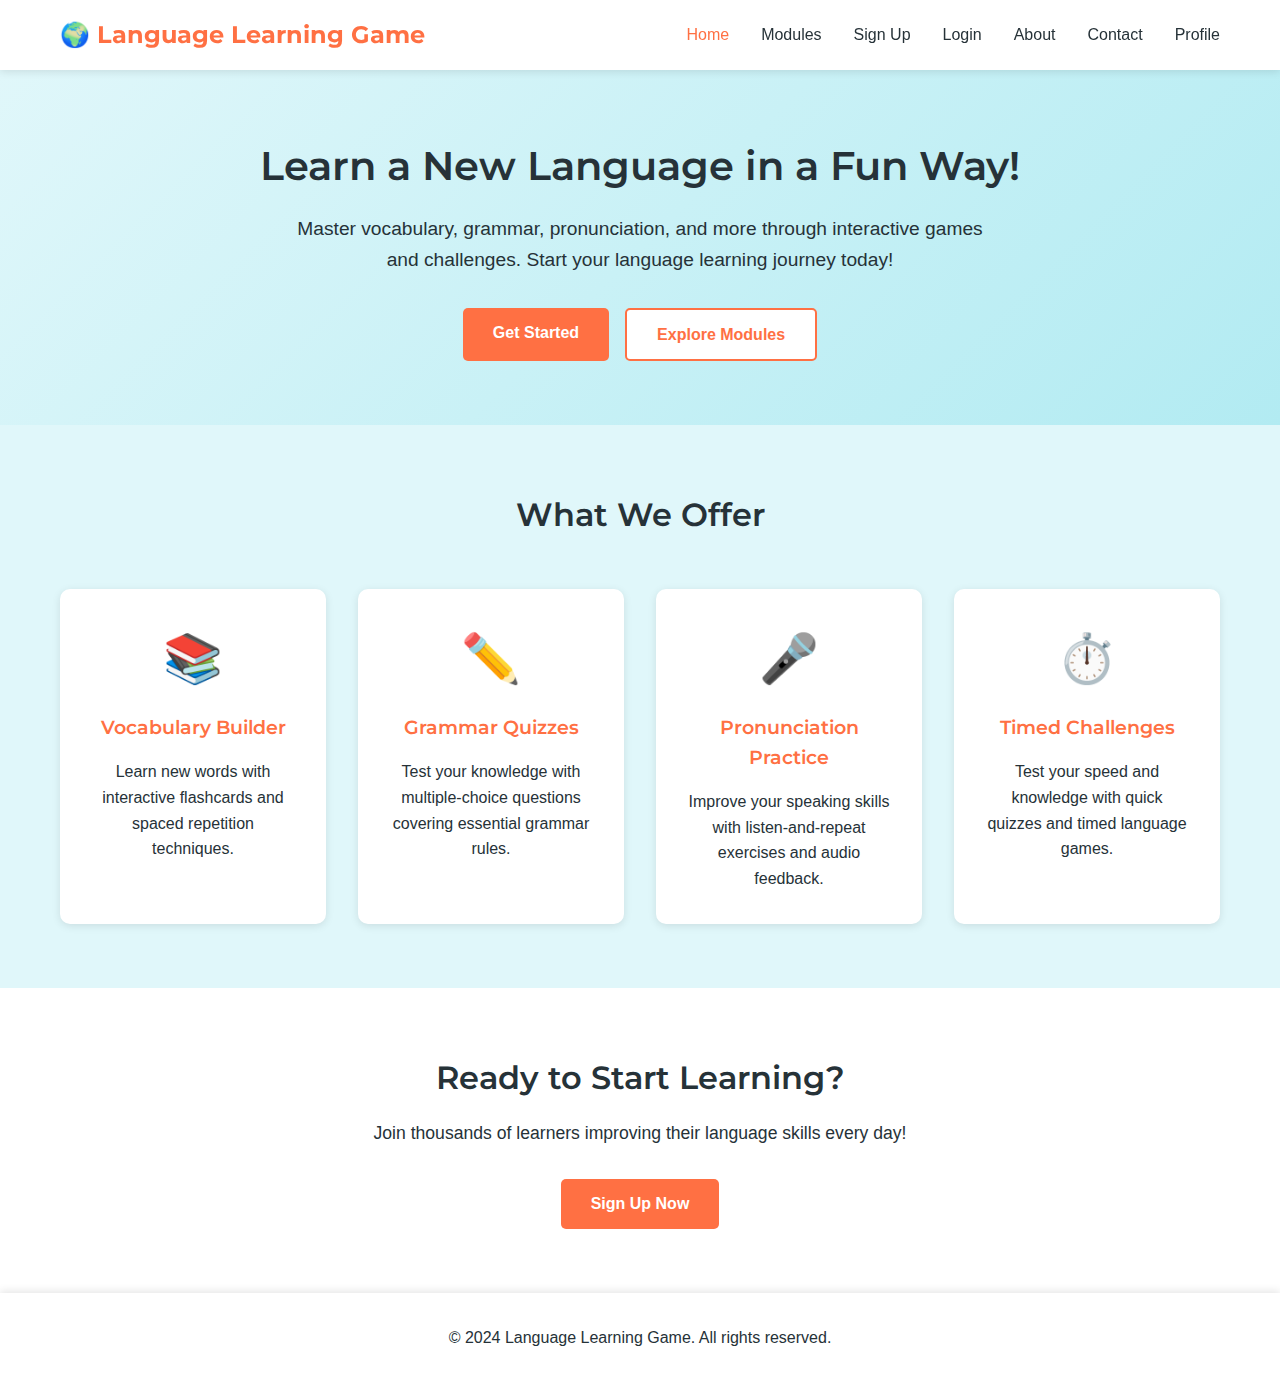
<file: index.html>
<!DOCTYPE html>
<html lang="en">
<head>
    <meta charset="UTF-8">
    <meta name="viewport" content="width=device-width, initial-scale=1.0">
    <title>Language Learning Game - Home</title>
    <link rel="stylesheet" href="style.css">
    <link href="https://fonts.googleapis.com/css2?family=Montserrat:wght@400;600;700&family=Roboto:wght@400;500&display=swap" rel="stylesheet">
</head>
<body>
    <header>
        <div class="container">
            <h1 class="logo">🌍 Language Learning Game</h1>
            <nav>
                <ul class="nav-menu">
                    <li><a href="index.html" class="active">Home</a></li>
                    <li><a href="modules.html">Modules</a></li>
                    <li><a href="signup.html">Sign Up</a></li>
                    <li><a href="login.html">Login</a></li>
                    <li><a href="about.html">About</a></li>
                    <li><a href="contact.html">Contact</a></li>
                    <li><a href="profile.html">Profile</a></li>
                </ul>
                <div class="hamburger">
                    <span></span>
                    <span></span>
                    <span></span>
                </div>
            </nav>
        </div>
    </header>

    <main>
        <section class="hero">
            <div class="container">
                <h2 class="hero-title">Learn a New Language in a Fun Way!</h2>
                <p class="hero-description">
                    Master vocabulary, grammar, pronunciation, and more through interactive games and challenges. 
                    Start your language learning journey today!
                </p>
                <div class="hero-buttons">
                    <a href="signup.html" class="btn btn-primary">Get Started</a>
                    <a href="modules.html" class="btn btn-secondary">Explore Modules</a>
                </div>
            </div>
        </section>

        <section class="features">
            <div class="container">
                <h2 class="section-title">What We Offer</h2>
                <div class="features-grid">
                    <div class="feature-card">
                        <div class="feature-icon">📚</div>
                        <h3>Vocabulary Builder</h3>
                        <p>Learn new words with interactive flashcards and spaced repetition techniques.</p>
                    </div>
                    <div class="feature-card">
                        <div class="feature-icon">✏️</div>
                        <h3>Grammar Quizzes</h3>
                        <p>Test your knowledge with multiple-choice questions covering essential grammar rules.</p>
                    </div>
                    <div class="feature-card">
                        <div class="feature-icon">🎤</div>
                        <h3>Pronunciation Practice</h3>
                        <p>Improve your speaking skills with listen-and-repeat exercises and audio feedback.</p>
                    </div>
                    <div class="feature-card">
                        <div class="feature-icon">⏱️</div>
                        <h3>Timed Challenges</h3>
                        <p>Test your speed and knowledge with quick quizzes and timed language games.</p>
                    </div>
                </div>
            </div>
        </section>

        <section class="cta-section">
            <div class="container">
                <h2>Ready to Start Learning?</h2>
                <p>Join thousands of learners improving their language skills every day!</p>
                <a href="signup.html" class="btn btn-primary">Sign Up Now</a>
            </div>
        </section>
    </main>

    <footer>
        <div class="container">
            <p>&copy; 2024 Language Learning Game. All rights reserved.</p>
        </div>
    </footer>

    <script src="main.js"></script>
</body>
</html>
</file>
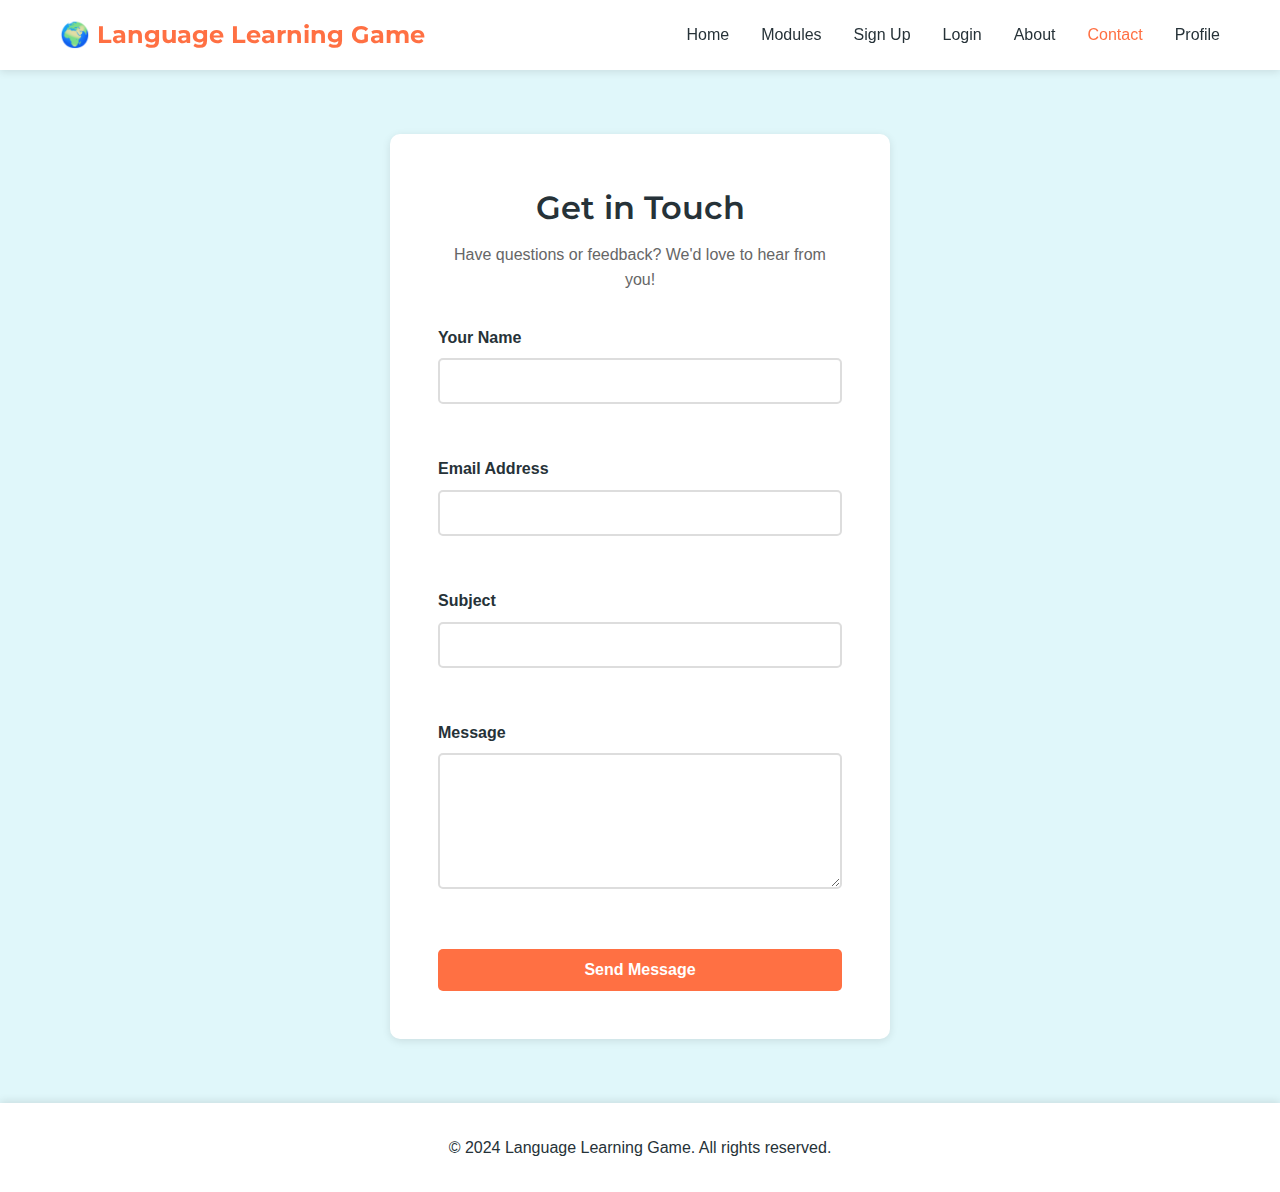
<file: contact.html>
<!DOCTYPE html>
<html lang="en">
<head>
    <meta charset="UTF-8">
    <meta name="viewport" content="width=device-width, initial-scale=1.0">
    <title>Contact Us - Language Learning Game</title>
    <link rel="stylesheet" href="style.css">
    <link href="https://fonts.googleapis.com/css2?family=Montserrat:wght@400;600;700&family=Roboto:wght@400;500&display=swap" rel="stylesheet">
</head>
<body>
    <header>
        <div class="container">
            <h1 class="logo">🌍 Language Learning Game</h1>
            <nav>
                <ul class="nav-menu">
                    <li><a href="index.html">Home</a></li>
                    <li><a href="modules.html">Modules</a></li>
                    <li><a href="signup.html">Sign Up</a></li>
                    <li><a href="login.html">Login</a></li>
                    <li><a href="about.html">About</a></li>
                    <li><a href="contact.html" class="active">Contact</a></li>
                    <li><a href="profile.html">Profile</a></li>
                </ul>
                <div class="hamburger">
                    <span></span>
                    <span></span>
                    <span></span>
                </div>
            </nav>
        </div>
    </header>

    <main>
        <section class="form-section">
            <div class="container">
                <div class="form-container">
                    <h2 class="form-title">Get in Touch</h2>
                    <p class="form-subtitle">Have questions or feedback? We'd love to hear from you!</p>
                    
                    <form id="contact-form" class="contact-form">
                        <div class="form-group">
                            <label for="contact-name">Your Name</label>
                            <input type="text" id="contact-name" name="name" required>
                            <span class="error-message" id="contact-name-error"></span>
                        </div>

                        <div class="form-group">
                            <label for="contact-email">Email Address</label>
                            <input type="email" id="contact-email" name="email" required>
                            <span class="error-message" id="contact-email-error"></span>
                        </div>

                        <div class="form-group">
                            <label for="contact-subject">Subject</label>
                            <input type="text" id="contact-subject" name="subject" required>
                            <span class="error-message" id="contact-subject-error"></span>
                        </div>

                        <div class="form-group">
                            <label for="contact-message">Message</label>
                            <textarea id="contact-message" name="message" rows="6" required></textarea>
                            <span class="error-message" id="contact-message-error"></span>
                        </div>

                        <button type="submit" class="btn btn-primary btn-block">Send Message</button>
                    </form>

                    <div id="contact-success-message" class="success-message hidden">
                        <h3>✅ Message Sent Successfully!</h3>
                        <p>Thank you for contacting us. We'll get back to you soon!</p>
                        <button id="send-another" class="btn btn-secondary">Send Another Message</button>
                    </div>
                </div>
            </div>
        </section>
    </main>

    <footer>
        <div class="container">
            <p>&copy; 2024 Language Learning Game. All rights reserved.</p>
        </div>
    </footer>

    <script src="validation.js"></script>
    <script src="main.js"></script>
</body>
</html>
</file>
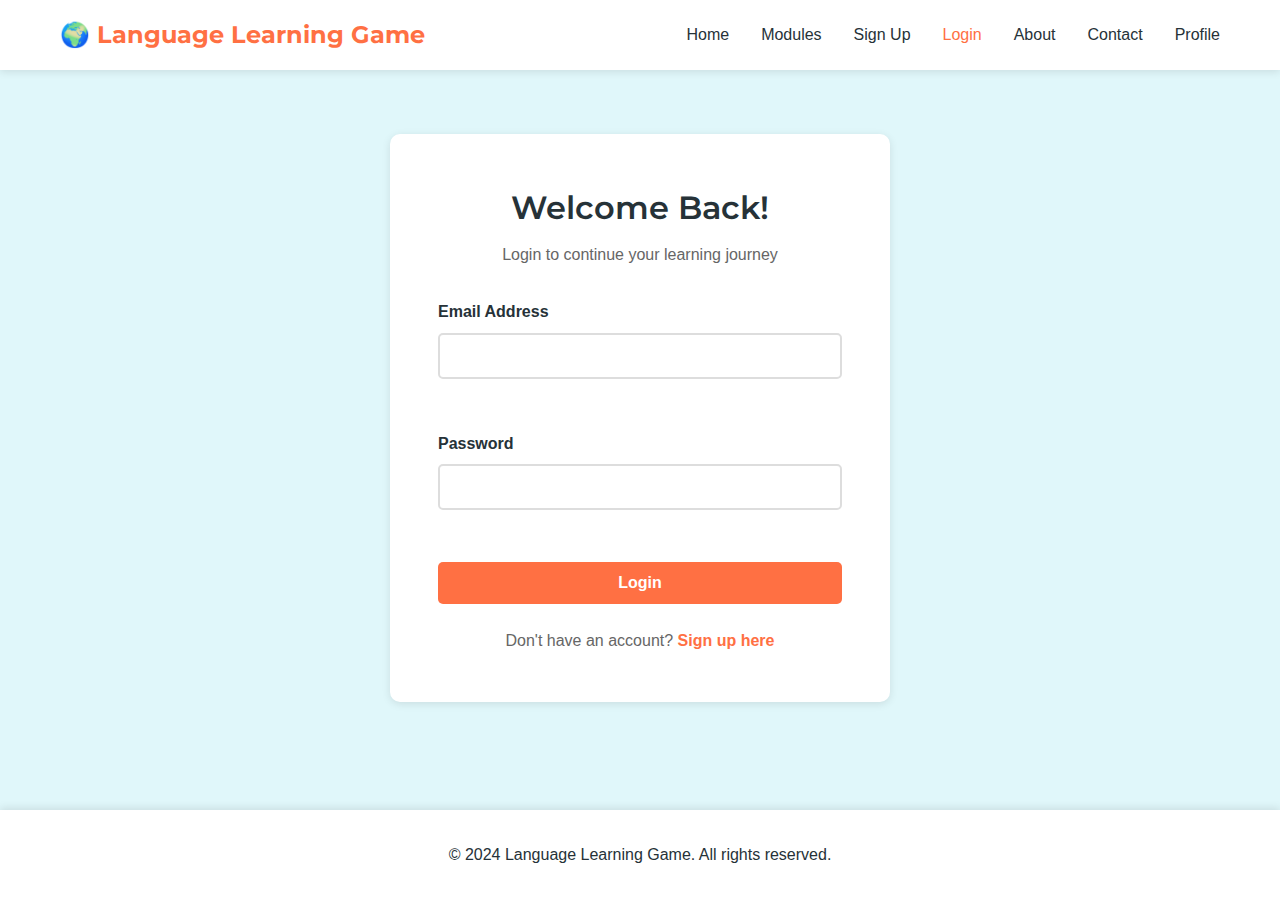
<file: login.html>
<!DOCTYPE html>
<html lang="en">
<head>
    <meta charset="UTF-8">
    <meta name="viewport" content="width=device-width, initial-scale=1.0">
    <title>Login - Language Learning Game</title>
    <link rel="stylesheet" href="style.css">
    <link href="https://fonts.googleapis.com/css2?family=Montserrat:wght@400;600;700&family=Roboto:wght@400;500&display=swap" rel="stylesheet">
</head>
<body>
    <header>
        <div class="container">
            <h1 class="logo">🌍 Language Learning Game</h1>
            <nav>
                <ul class="nav-menu">
                    <li><a href="index.html">Home</a></li>
                    <li><a href="modules.html">Modules</a></li>
                    <li><a href="signup.html">Sign Up</a></li>
                    <li><a href="login.html" class="active">Login</a></li>
                    <li><a href="about.html">About</a></li>
                    <li><a href="contact.html">Contact</a></li>
                    <li><a href="profile.html">Profile</a></li>
                </ul>
                <div class="hamburger">
                    <span></span>
                    <span></span>
                    <span></span>
                </div>
            </nav>
        </div>
    </header>

    <main>
        <section class="form-section">
            <div class="container">
                <div class="form-container">
                    <h2 class="form-title">Welcome Back!</h2>
                    <p class="form-subtitle">Login to continue your learning journey</p>
                    
                    <form id="login-form" class="auth-form">
                        <div class="form-group">
                            <label for="login-email">Email Address</label>
                            <input type="email" id="login-email" name="email" required>
                            <span class="error-message" id="login-email-error"></span>
                        </div>

                        <div class="form-group">
                            <label for="login-password">Password</label>
                            <input type="password" id="login-password" name="password" required>
                            <span class="error-message" id="login-password-error"></span>
                        </div>

                        <button type="submit" class="btn btn-primary btn-block">Login</button>
                        
                        <p class="form-footer">
                            Don't have an account? <a href="signup.html">Sign up here</a>
                        </p>
                    </form>

                    <div id="login-success-message" class="success-message hidden">
                        <h3>✅ Login Successful!</h3>
                        <p>Redirecting to your dashboard...</p>
                    </div>
                </div>
            </div>
        </section>
    </main>

    <footer>
        <div class="container">
            <p>&copy; 2024 Language Learning Game. All rights reserved.</p>
        </div>
    </footer>

    <script src="validation.js"></script>
    <script src="main.js"></script>
</body>
</html>
</file>
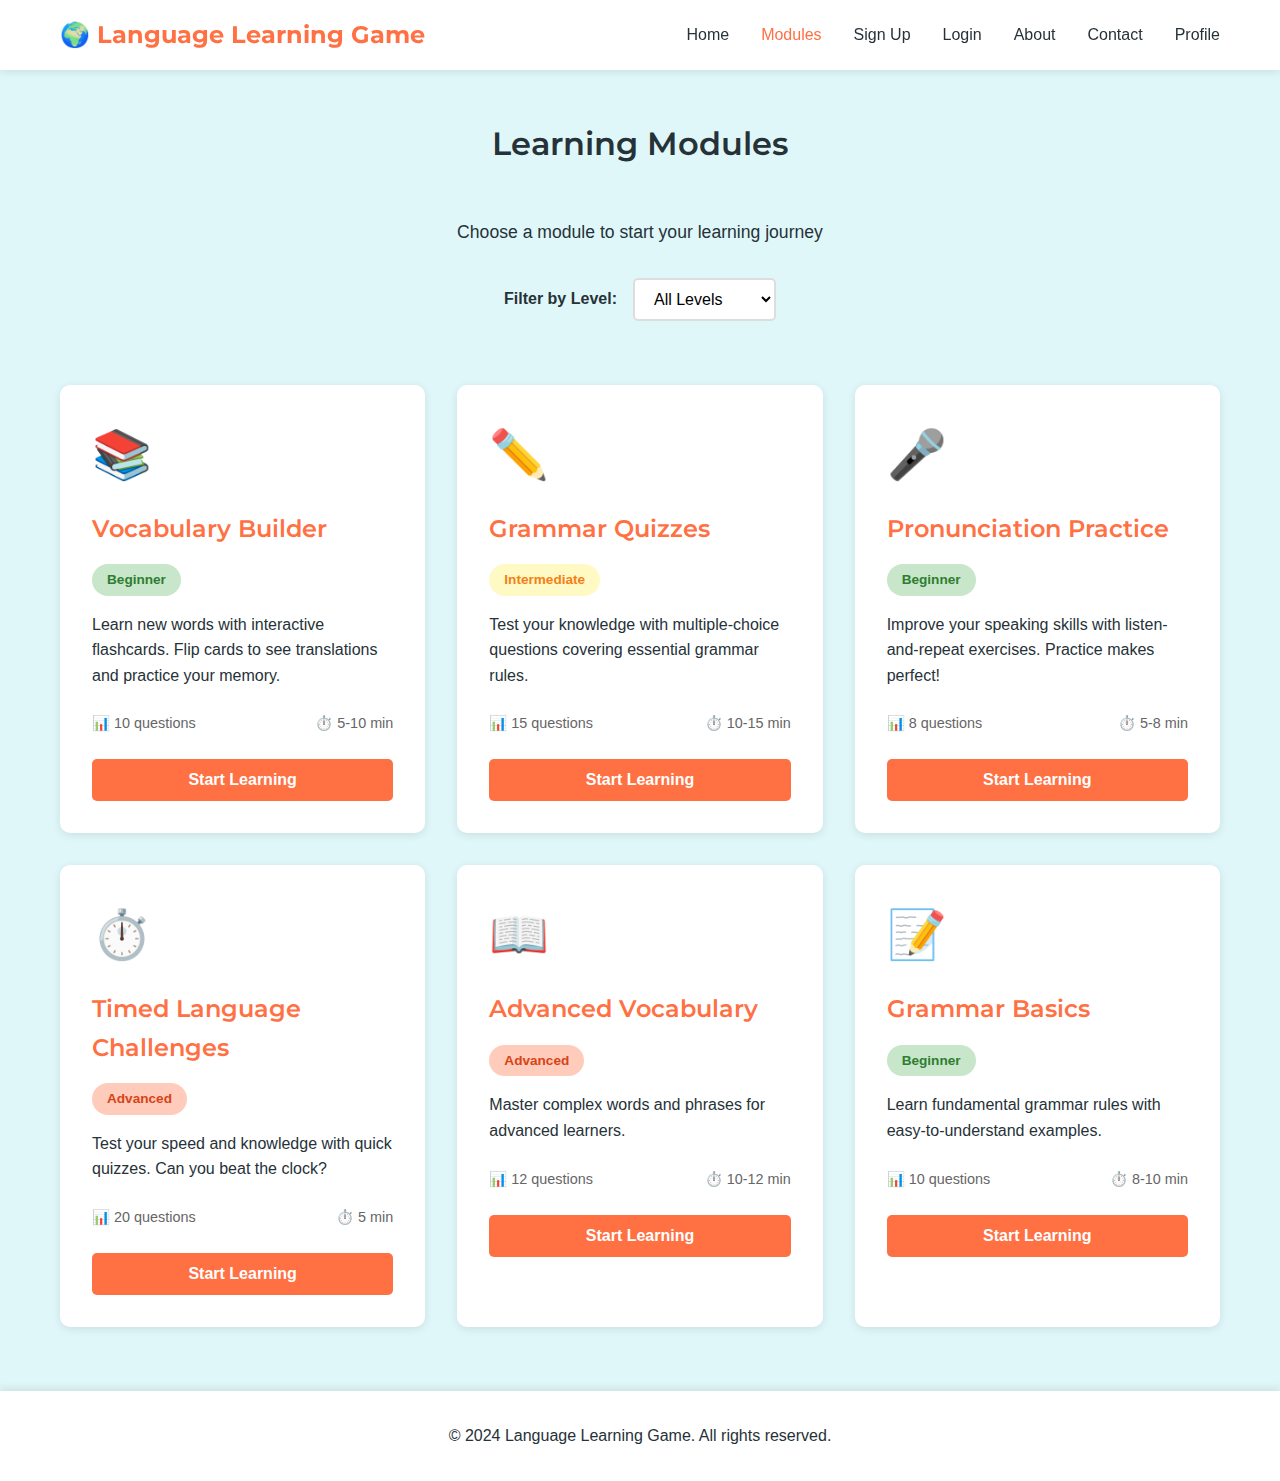
<file: modules.html>
<!DOCTYPE html>
<html lang="en">
<head>
    <meta charset="UTF-8">
    <meta name="viewport" content="width=device-width, initial-scale=1.0">
    <title>Learning Modules - Language Learning Game</title>
    <link rel="stylesheet" href="style.css">
    <link href="https://fonts.googleapis.com/css2?family=Montserrat:wght@400;600;700&family=Roboto:wght@400;500&display=swap" rel="stylesheet">
</head>
<body>
    <header>
        <div class="container">
            <h1 class="logo">🌍 Language Learning Game</h1>
            <nav>
                <ul class="nav-menu">
                    <li><a href="index.html">Home</a></li>
                    <li><a href="modules.html" class="active">Modules</a></li>
                    <li><a href="signup.html">Sign Up</a></li>
                    <li><a href="login.html">Login</a></li>
                    <li><a href="about.html">About</a></li>
                    <li><a href="contact.html">Contact</a></li>
                    <li><a href="profile.html">Profile</a></li>
                </ul>
                <div class="hamburger">
                    <span></span>
                    <span></span>
                    <span></span>
                </div>
            </nav>
        </div>
    </header>

    <main>
        <section class="modules-header">
            <div class="container">
                <h2 class="section-title">Learning Modules</h2>
                <p class="section-description">Choose a module to start your learning journey</p>
                
                <div class="filter-container">
                    <label for="level-filter">Filter by Level:</label>
                    <select id="level-filter" class="filter-select">
                        <option value="all">All Levels</option>
                        <option value="beginner">Beginner</option>
                        <option value="intermediate">Intermediate</option>
                        <option value="advanced">Advanced</option>
                    </select>
                </div>
            </div>
        </section>

        <section class="modules-grid-section">
            <div class="container">
                <div id="modules-container" class="modules-grid">
                    <!-- Modules will be dynamically loaded here -->
                </div>
            </div>
        </section>

        <!-- Module Activity Container (hidden by default) -->
        <section id="module-activity" class="module-activity hidden">
            <div class="container">
                <button id="back-to-modules" class="btn btn-secondary">← Back to Modules</button>
                <div id="activity-content">
                    <!-- Dynamic activity content will be loaded here -->
                </div>
            </div>
        </section>
    </main>

    <footer>
        <div class="container">
            <p>&copy; 2024 Language Learning Game. All rights reserved.</p>
        </div>
    </footer>

    <script src="modules.js"></script>
    <script src="main.js"></script>
</body>
</html>
</file>
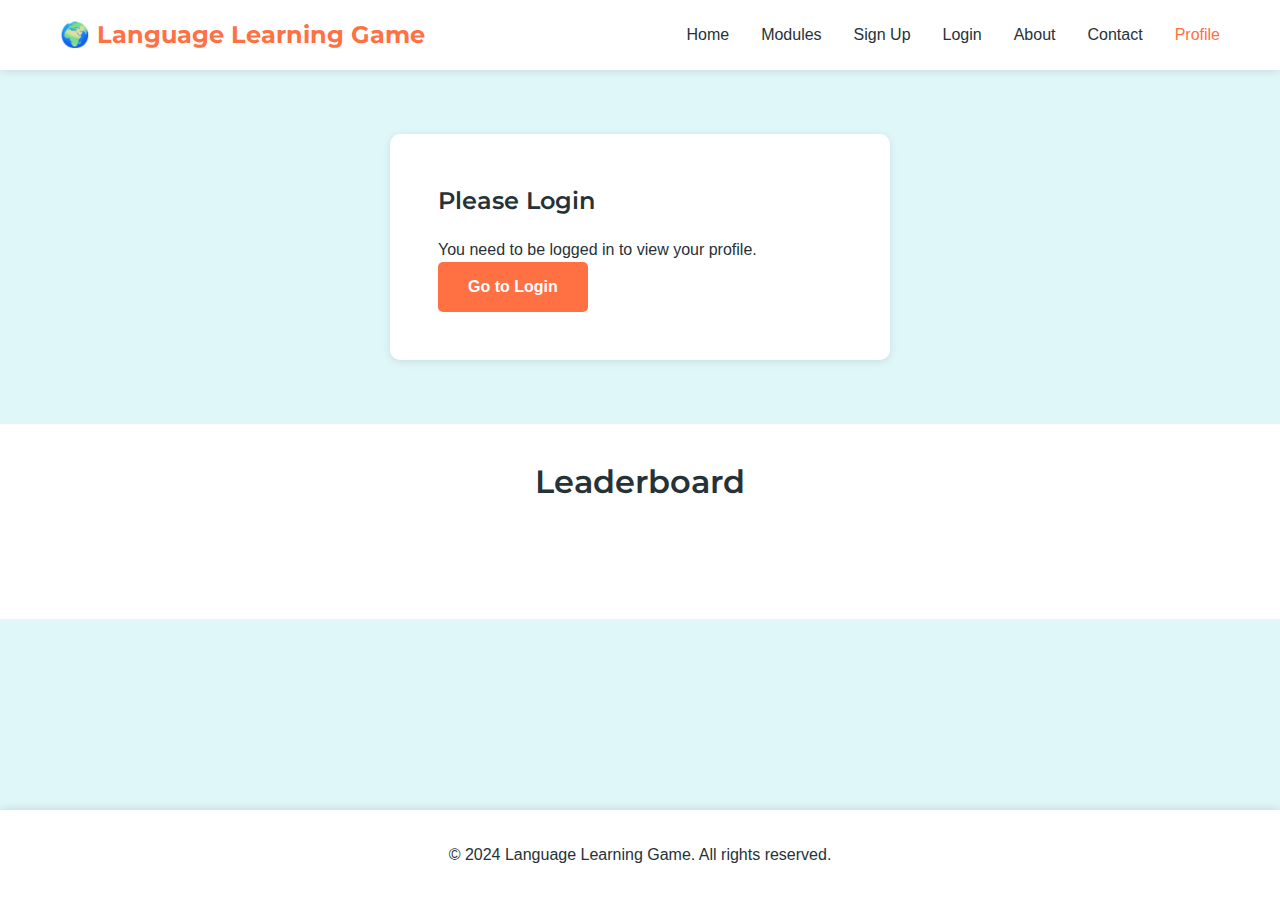
<file: profile.html>
<!DOCTYPE html>
<html lang="en">
<head>
    <meta charset="UTF-8">
    <meta name="viewport" content="width=device-width, initial-scale=1.0">
    <title>My Profile - Language Learning Game</title>
    <link rel="stylesheet" href="style.css">
    <link href="https://fonts.googleapis.com/css2?family=Montserrat:wght@400;600;700&family=Roboto:wght@400;500&display=swap" rel="stylesheet">
</head>
<body>
    <header>
        <div class="container">
            <h1 class="logo">🌍 Language Learning Game</h1>
            <nav>
                <ul class="nav-menu">
                    <li><a href="index.html">Home</a></li>
                    <li><a href="modules.html">Modules</a></li>
                    <li><a href="signup.html">Sign Up</a></li>
                    <li><a href="login.html">Login</a></li>
                    <li><a href="about.html">About</a></li>
                    <li><a href="contact.html">Contact</a></li>
                    <li><a href="profile.html" class="active">Profile</a></li>
                </ul>
                <div class="hamburger">
                    <span></span>
                    <span></span>
                    <span></span>
                </div>
            </nav>
        </div>
    </header>

    <main>
        <section class="profile-section">
            <div class="container">
                <div id="profile-content">
                    <!-- Profile content will be loaded dynamically -->
                </div>
            </div>
        </section>

        <section class="leaderboard-section">
            <div class="container">
                <h2 class="section-title">Leaderboard</h2>
                <div id="leaderboard-content">
                    <!-- Leaderboard will be loaded dynamically -->
                </div>
            </div>
        </section>
    </main>

    <footer>
        <div class="container">
            <p>&copy; 2024 Language Learning Game. All rights reserved.</p>
        </div>
    </footer>

    <script src="profile.js"></script>
    <script src="main.js"></script>
</body>
</html>
</file>
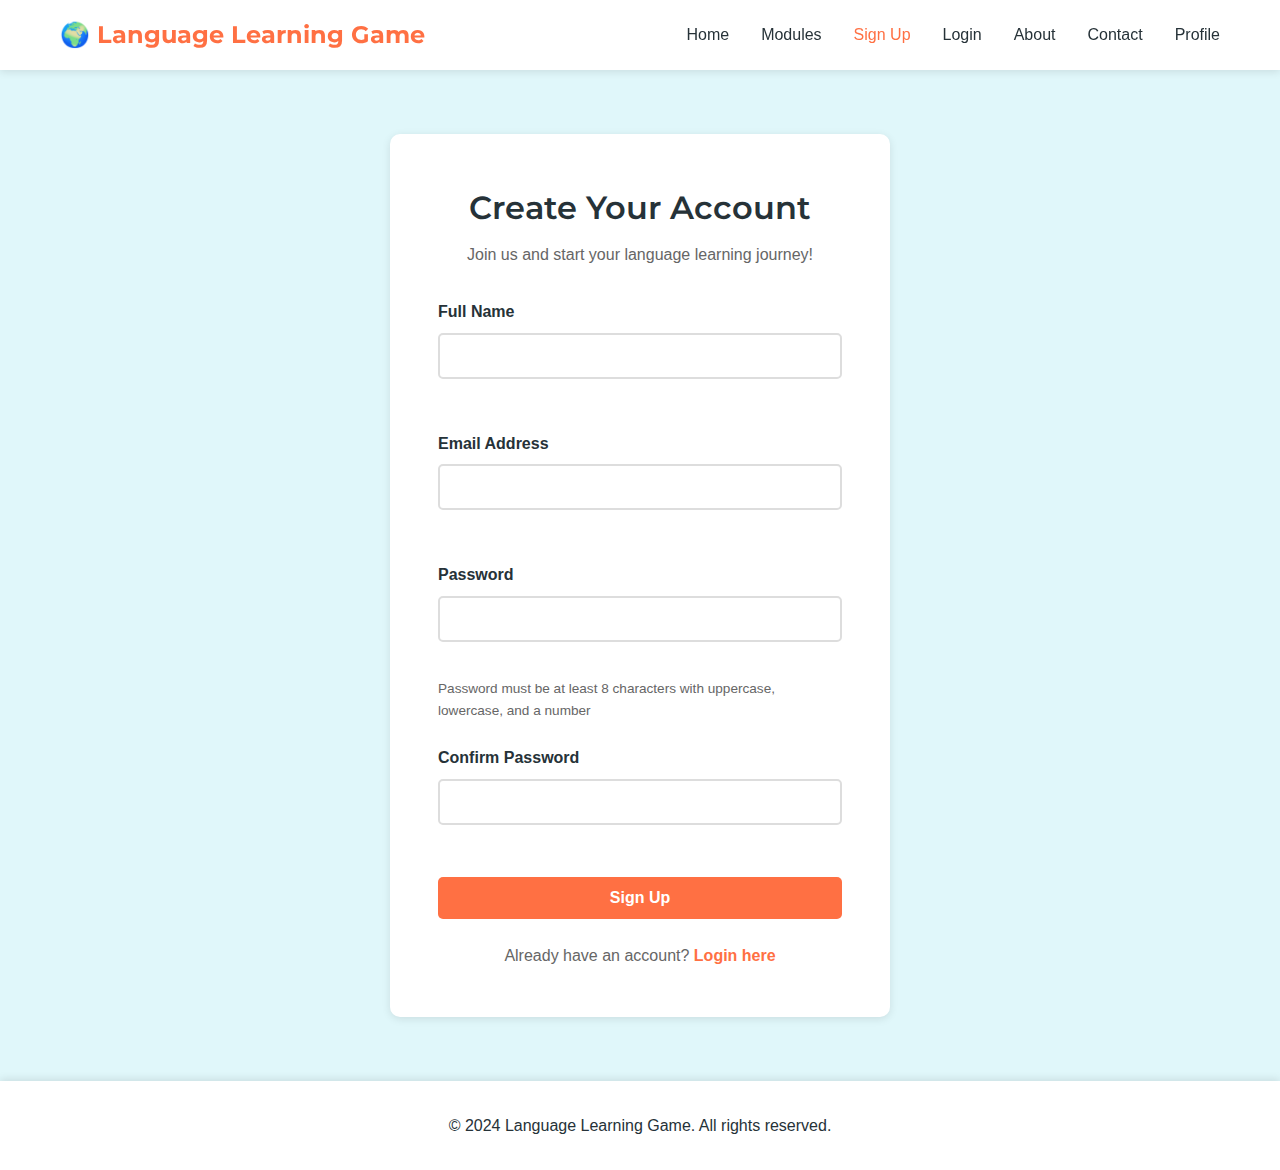
<file: signup.html>
<!DOCTYPE html>
<html lang="en">
<head>
    <meta charset="UTF-8">
    <meta name="viewport" content="width=device-width, initial-scale=1.0">
    <title>Sign Up - Language Learning Game</title>
    <link rel="stylesheet" href="style.css">
    <link href="https://fonts.googleapis.com/css2?family=Montserrat:wght@400;600;700&family=Roboto:wght@400;500&display=swap" rel="stylesheet">
</head>
<body>
    <header>
        <div class="container">
            <h1 class="logo">🌍 Language Learning Game</h1>
            <nav>
                <ul class="nav-menu">
                    <li><a href="index.html">Home</a></li>
                    <li><a href="modules.html">Modules</a></li>
                    <li><a href="signup.html" class="active">Sign Up</a></li>
                    <li><a href="login.html">Login</a></li>
                    <li><a href="about.html">About</a></li>
                    <li><a href="contact.html">Contact</a></li>
                    <li><a href="profile.html">Profile</a></li>
                </ul>
                <div class="hamburger">
                    <span></span>
                    <span></span>
                    <span></span>
                </div>
            </nav>
        </div>
    </header>

    <main>
        <section class="form-section">
            <div class="container">
                <div class="form-container">
                    <h2 class="form-title">Create Your Account</h2>
                    <p class="form-subtitle">Join us and start your language learning journey!</p>
                    
                    <form id="signup-form" class="auth-form">
                        <div class="form-group">
                            <label for="name">Full Name</label>
                            <input type="text" id="name" name="name" required>
                            <span class="error-message" id="name-error"></span>
                        </div>

                        <div class="form-group">
                            <label for="email">Email Address</label>
                            <input type="email" id="email" name="email" required>
                            <span class="error-message" id="email-error"></span>
                        </div>

                        <div class="form-group">
                            <label for="password">Password</label>
                            <input type="password" id="password" name="password" required>
                            <span class="error-message" id="password-error"></span>
                            <small class="form-hint">Password must be at least 8 characters with uppercase, lowercase, and a number</small>
                        </div>

                        <div class="form-group">
                            <label for="confirm-password">Confirm Password</label>
                            <input type="password" id="confirm-password" name="confirm-password" required>
                            <span class="error-message" id="confirm-password-error"></span>
                        </div>

                        <button type="submit" class="btn btn-primary btn-block">Sign Up</button>
                        
                        <p class="form-footer">
                            Already have an account? <a href="login.html">Login here</a>
                        </p>
                    </form>

                    <div id="success-message" class="success-message hidden">
                        <h3>🎉 Account Created Successfully!</h3>
                        <p>You can now log in and start learning!</p>
                        <a href="login.html" class="btn btn-primary">Go to Login</a>
                    </div>
                </div>
            </div>
        </section>
    </main>

    <footer>
        <div class="container">
            <p>&copy; 2024 Language Learning Game. All rights reserved.</p>
        </div>
    </footer>

    <script src="validation.js"></script>
    <script src="main.js"></script>
</body>
</html>
</file>
<file: style.css>
/* ============================================
   CSS Variables & Base Styles
   ============================================ */

:root {
    --primary-bg: #e0f7fa;
    --button-color: #ff7043;
    --text-color: #263238;
    --highlight-color: #fbc02d;
    --error-color: #f44336;
    --success-color: #4caf50;
    --white: #ffffff;
    --light-gray: #f5f5f5;
    --border-color: #ddd;
    --shadow: 0 2px 8px rgba(0, 0, 0, 0.1);
    --shadow-hover: 0 4px 16px rgba(0, 0, 0, 0.15);
}

* {
    margin: 0;
    padding: 0;
    box-sizing: border-box;
}

body {
    font-family: 'Arial', 'Helvetica', sans-serif;
    background-color: var(--primary-bg);
    color: var(--text-color);
    line-height: 1.6;
    min-height: 100vh;
    display: flex;
    flex-direction: column;
}

h1, h2, h3, h4, h5, h6 {
    font-family: 'Montserrat', 'Roboto', sans-serif;
    font-weight: 600;
    margin-bottom: 1rem;
}

.container {
    max-width: 1200px;
    margin: 0 auto;
    padding: 0 20px;
    width: 100%;
}

/* ============================================
   Header & Navigation
   ============================================ */

header {
    background-color: var(--white);
    box-shadow: var(--shadow);
    position: sticky;
    top: 0;
    z-index: 1000;
}

header .container {
    display: flex;
    justify-content: space-between;
    align-items: center;
    padding: 1rem 20px;
}

.logo {
    font-size: 1.5rem;
    font-weight: 700;
    color: var(--button-color);
    margin: 0;
}

nav {
    position: relative;
}

.nav-menu {
    display: flex;
    list-style: none;
    gap: 2rem;
    align-items: center;
}

.nav-menu a {
    text-decoration: none;
    color: var(--text-color);
    font-weight: 500;
    transition: color 0.3s;
    padding: 0.5rem 0;
}

.nav-menu a:hover,
.nav-menu a.active {
    color: var(--button-color);
}

.hamburger {
    display: none;
    flex-direction: column;
    cursor: pointer;
    gap: 4px;
}

.hamburger span {
    width: 25px;
    height: 3px;
    background-color: var(--text-color);
    transition: all 0.3s;
}

/* ============================================
   Buttons
   ============================================ */

.btn {
    display: inline-block;
    padding: 12px 30px;
    border: none;
    border-radius: 5px;
    font-size: 1rem;
    font-weight: 600;
    text-decoration: none;
    cursor: pointer;
    transition: all 0.3s;
    text-align: center;
}

.btn-primary {
    background-color: var(--button-color);
    color: var(--white);
}

.btn-primary:hover {
    background-color: #e64a19;
    transform: translateY(-2px);
    box-shadow: var(--shadow-hover);
}

.btn-secondary {
    background-color: var(--white);
    color: var(--button-color);
    border: 2px solid var(--button-color);
}

.btn-secondary:hover {
    background-color: var(--button-color);
    color: var(--white);
}

.btn-block {
    width: 100%;
    display: block;
}

/* ============================================
   Hero Section
   ============================================ */

.hero {
    padding: 4rem 0;
    text-align: center;
    background: linear-gradient(135deg, var(--primary-bg) 0%, #b2ebf2 100%);
}

.hero-title {
    font-size: 2.5rem;
    margin-bottom: 1rem;
    color: var(--text-color);
}

.hero-description {
    font-size: 1.2rem;
    margin-bottom: 2rem;
    max-width: 700px;
    margin-left: auto;
    margin-right: auto;
}

.hero-buttons {
    display: flex;
    gap: 1rem;
    justify-content: center;
    flex-wrap: wrap;
}

/* ============================================
   Features Section
   ============================================ */

.features {
    padding: 4rem 0;
}

.section-title {
    text-align: center;
    font-size: 2rem;
    margin-bottom: 3rem;
    color: var(--text-color);
}

.section-description {
    text-align: center;
    font-size: 1.1rem;
    margin-bottom: 2rem;
    color: var(--text-color);
}

.features-grid {
    display: grid;
    grid-template-columns: repeat(auto-fit, minmax(250px, 1fr));
    gap: 2rem;
    margin-top: 2rem;
}

.feature-card {
    background-color: var(--white);
    padding: 2rem;
    border-radius: 10px;
    box-shadow: var(--shadow);
    text-align: center;
    transition: transform 0.3s, box-shadow 0.3s;
}

.feature-card:hover {
    transform: translateY(-5px);
    box-shadow: var(--shadow-hover);
}

.feature-icon {
    font-size: 3rem;
    margin-bottom: 1rem;
}

.feature-card h3 {
    color: var(--button-color);
    margin-bottom: 1rem;
}

/* ============================================
   CTA Section
   ============================================ */

.cta-section {
    padding: 4rem 0;
    text-align: center;
    background-color: var(--white);
}

.cta-section h2 {
    font-size: 2rem;
    margin-bottom: 1rem;
}

.cta-section p {
    font-size: 1.1rem;
    margin-bottom: 2rem;
}

/* ============================================
   Modules Page
   ============================================ */

.modules-header {
    padding: 3rem 0 2rem;
    text-align: center;
}

.filter-container {
    margin-top: 2rem;
    display: flex;
    justify-content: center;
    align-items: center;
    gap: 1rem;
}

.filter-container label {
    font-weight: 600;
}

.filter-select {
    padding: 10px 15px;
    border: 2px solid var(--border-color);
    border-radius: 5px;
    font-size: 1rem;
    background-color: var(--white);
    cursor: pointer;
}

.modules-grid-section {
    padding: 2rem 0 4rem;
}

.modules-grid {
    display: grid;
    grid-template-columns: repeat(auto-fill, minmax(300px, 1fr));
    gap: 2rem;
}

.module-card {
    background-color: var(--white);
    border-radius: 10px;
    padding: 2rem;
    box-shadow: var(--shadow);
    transition: transform 0.3s, box-shadow 0.3s;
    cursor: pointer;
}

.module-card:hover {
    transform: translateY(-5px);
    box-shadow: var(--shadow-hover);
}

.module-card h3 {
    color: var(--button-color);
    margin-bottom: 1rem;
    font-size: 1.5rem;
}

.module-level {
    display: inline-block;
    padding: 5px 15px;
    border-radius: 20px;
    font-size: 0.85rem;
    font-weight: 600;
    margin-bottom: 1rem;
}

.module-level.beginner {
    background-color: #c8e6c9;
    color: #2e7d32;
}

.module-level.intermediate {
    background-color: #fff9c4;
    color: #f57f17;
}

.module-level.advanced {
    background-color: #ffccbc;
    color: #d84315;
}

.module-description {
    margin-bottom: 1.5rem;
    color: var(--text-color);
}

.module-stats {
    display: flex;
    justify-content: space-between;
    margin-bottom: 1.5rem;
    font-size: 0.9rem;
    color: #666;
}

.module-activity {
    padding: 2rem 0 4rem;
}

.module-activity.hidden {
    display: none;
}

.activity-container {
    background-color: var(--white);
    border-radius: 10px;
    padding: 2rem;
    box-shadow: var(--shadow);
    margin-top: 2rem;
}

/* ============================================
   Forms
   ============================================ */

.form-section {
    padding: 4rem 0;
    min-height: 70vh;
}

.form-container {
    max-width: 500px;
    margin: 0 auto;
    background-color: var(--white);
    padding: 3rem;
    border-radius: 10px;
    box-shadow: var(--shadow);
}

.form-title {
    text-align: center;
    font-size: 2rem;
    margin-bottom: 0.5rem;
    color: var(--text-color);
}

.form-subtitle {
    text-align: center;
    color: #666;
    margin-bottom: 2rem;
}

.auth-form,
.contact-form {
    width: 100%;
}

.form-group {
    margin-bottom: 1.5rem;
}

.form-group label {
    display: block;
    margin-bottom: 0.5rem;
    font-weight: 600;
    color: var(--text-color);
}

.form-group input,
.form-group textarea,
.form-group select {
    width: 100%;
    padding: 12px;
    border: 2px solid var(--border-color);
    border-radius: 5px;
    font-size: 1rem;
    font-family: inherit;
    transition: border-color 0.3s;
}

.form-group input:focus,
.form-group textarea:focus,
.form-group select:focus {
    outline: none;
    border-color: var(--button-color);
}

.form-group textarea {
    resize: vertical;
}

.form-hint {
    display: block;
    margin-top: 0.5rem;
    font-size: 0.85rem;
    color: #666;
}

.error-message {
    display: block;
    color: var(--error-color);
    font-size: 0.85rem;
    margin-top: 0.5rem;
    min-height: 20px;
}

.form-footer {
    text-align: center;
    margin-top: 1.5rem;
    color: #666;
}

.form-footer a {
    color: var(--button-color);
    text-decoration: none;
    font-weight: 600;
}

.form-footer a:hover {
    text-decoration: underline;
}

.success-message {
    text-align: center;
    padding: 2rem;
    background-color: #e8f5e9;
    border-radius: 10px;
    border: 2px solid var(--success-color);
}

.success-message.hidden {
    display: none;
}

.success-message h3 {
    color: var(--success-color);
    margin-bottom: 1rem;
}

/* ============================================
   About Page
   ============================================ */

.about-hero {
    padding: 3rem 0;
    text-align: center;
    background: linear-gradient(135deg, var(--primary-bg) 0%, #b2ebf2 100%);
}

.about-content {
    padding: 4rem 0;
}

.about-section {
    margin-bottom: 3rem;
    background-color: var(--white);
    padding: 2rem;
    border-radius: 10px;
    box-shadow: var(--shadow);
}

.about-section h3 {
    color: var(--button-color);
    margin-bottom: 1rem;
    font-size: 1.5rem;
}

.about-section p {
    margin-bottom: 1rem;
    line-height: 1.8;
}

.features-list {
    display: grid;
    gap: 1rem;
}

.feature-item {
    padding: 1rem;
    background-color: var(--light-gray);
    border-radius: 5px;
    border-left: 4px solid var(--button-color);
}

.benefits-list {
    list-style: none;
    padding-left: 0;
}

.benefits-list li {
    padding: 0.75rem 0;
    padding-left: 2rem;
    position: relative;
}

.benefits-list li:before {
    content: "✓";
    position: absolute;
    left: 0;
    color: var(--success-color);
    font-weight: bold;
    font-size: 1.2rem;
}

.team-grid {
    display: grid;
    grid-template-columns: repeat(auto-fit, minmax(200px, 1fr));
    gap: 2rem;
    margin-top: 2rem;
}

.team-member {
    text-align: center;
    padding: 1.5rem;
    background-color: var(--light-gray);
    border-radius: 10px;
}

.team-avatar {
    font-size: 3rem;
    margin-bottom: 1rem;
}

.team-member h4 {
    color: var(--button-color);
    margin-bottom: 0.5rem;
}

/* ============================================
   Learning Activities
   ============================================ */

.flashcard-container {
    perspective: 1000px;
    margin: 2rem 0;
}

.flashcard {
    width: 100%;
    max-width: 500px;
    height: 300px;
    margin: 0 auto;
    position: relative;
    transform-style: preserve-3d;
    transition: transform 0.6s;
    cursor: pointer;
}

.flashcard.flipped {
    transform: rotateY(180deg);
}

.flashcard-front,
.flashcard-back {
    position: absolute;
    width: 100%;
    height: 100%;
    backface-visibility: hidden;
    border-radius: 10px;
    display: flex;
    align-items: center;
    justify-content: center;
    box-shadow: var(--shadow);
    padding: 2rem;
    text-align: center;
}

.flashcard-front {
    background-color: var(--button-color);
    color: var(--white);
}

.flashcard-back {
    background-color: var(--highlight-color);
    color: var(--text-color);
    transform: rotateY(180deg);
}

.flashcard-word {
    font-size: 2rem;
    font-weight: 700;
}

.flashcard-translation {
    font-size: 1.5rem;
}

.quiz-container {
    margin: 2rem 0;
}

.quiz-question {
    font-size: 1.3rem;
    margin-bottom: 2rem;
    font-weight: 600;
}

.quiz-options {
    display: grid;
    gap: 1rem;
    margin-bottom: 2rem;
}

.quiz-option {
    padding: 1rem;
    background-color: var(--light-gray);
    border: 2px solid var(--border-color);
    border-radius: 5px;
    cursor: pointer;
    transition: all 0.3s;
    text-align: left;
}

.quiz-option:hover {
    background-color: #e0e0e0;
    border-color: var(--button-color);
}

.quiz-option.selected {
    background-color: var(--button-color);
    color: var(--white);
    border-color: var(--button-color);
}

.quiz-option.correct {
    background-color: var(--success-color);
    color: var(--white);
    border-color: var(--success-color);
}

.quiz-option.incorrect {
    background-color: var(--error-color);
    color: var(--white);
    border-color: var(--error-color);
}

.quiz-result {
    text-align: center;
    padding: 2rem;
    background-color: var(--light-gray);
    border-radius: 10px;
    margin-top: 2rem;
}

.quiz-score {
    font-size: 2rem;
    font-weight: 700;
    color: var(--button-color);
    margin-bottom: 1rem;
}

.timer-display {
    font-size: 2rem;
    font-weight: 700;
    color: var(--button-color);
    text-align: center;
    margin: 2rem 0;
}

.progress-bar {
    width: 100%;
    height: 30px;
    background-color: var(--light-gray);
    border-radius: 15px;
    overflow: hidden;
    margin: 1rem 0;
}

.progress-fill {
    height: 100%;
    background-color: var(--button-color);
    transition: width 0.3s;
    display: flex;
    align-items: center;
    justify-content: center;
    color: var(--white);
    font-weight: 600;
}

/* ============================================
   Profile Page
   ============================================ */

.profile-section {
    padding: 4rem 0;
}

.profile-stats {
    display: grid;
    grid-template-columns: repeat(auto-fit, minmax(200px, 1fr));
    gap: 1.5rem;
    margin: 2rem 0;
}

.stat-card {
    background-color: var(--light-gray);
    padding: 2rem;
    border-radius: 10px;
    text-align: center;
    box-shadow: var(--shadow);
}

.stat-value {
    font-size: 2.5rem;
    font-weight: 700;
    color: var(--button-color);
    margin-bottom: 0.5rem;
}

.stat-label {
    color: #666;
    font-size: 0.9rem;
}

.progress-list {
    display: grid;
    gap: 1rem;
    margin-top: 1rem;
}

.progress-item {
    background-color: var(--light-gray);
    padding: 1.5rem;
    border-radius: 10px;
    border-left: 4px solid var(--button-color);
}

.progress-item-header {
    display: flex;
    justify-content: space-between;
    align-items: center;
    margin-bottom: 0.5rem;
}

.progress-item-header h4 {
    margin: 0;
    color: var(--text-color);
}

.progress-score {
    font-weight: 700;
    color: var(--button-color);
    font-size: 1.2rem;
}

.progress-date {
    font-size: 0.85rem;
    color: #666;
    margin-top: 0.5rem;
}

/* ============================================
   Leaderboard
   ============================================ */

.leaderboard-section {
    padding: 2rem 0 4rem;
    background-color: var(--white);
}

.leaderboard-container {
    max-width: 800px;
    margin: 0 auto;
}

.leaderboard-list {
    display: grid;
    gap: 1rem;
}

.leaderboard-item {
    display: grid;
    grid-template-columns: 60px 1fr 100px 120px;
    align-items: center;
    padding: 1.5rem;
    background-color: var(--light-gray);
    border-radius: 10px;
    box-shadow: var(--shadow);
    transition: transform 0.3s;
}

.leaderboard-item:hover {
    transform: translateX(5px);
}

.leaderboard-item.current-user {
    background-color: #fff9c4;
    border: 2px solid var(--highlight-color);
}

.leaderboard-rank {
    font-size: 1.5rem;
    font-weight: 700;
    text-align: center;
}

.leaderboard-name {
    font-weight: 600;
    color: var(--text-color);
}

.leaderboard-score {
    text-align: center;
    font-weight: 700;
    color: var(--button-color);
    font-size: 1.1rem;
}

.leaderboard-modules {
    text-align: center;
    color: #666;
    font-size: 0.9rem;
}

/* ============================================
   Footer
   ============================================ */

footer {
    background-color: var(--white);
    padding: 2rem 0;
    text-align: center;
    margin-top: auto;
    box-shadow: 0 -2px 8px rgba(0, 0, 0, 0.1);
}

/* ============================================
   Responsive Design
   ============================================ */

@media (max-width: 768px) {
    .hamburger {
        display: flex;
    }

    .nav-menu {
        position: absolute;
        top: 100%;
        left: 0;
        right: 0;
        background-color: var(--white);
        flex-direction: column;
        gap: 0;
        box-shadow: var(--shadow);
        max-height: 0;
        overflow: hidden;
        transition: max-height 0.3s;
    }

    .nav-menu.active {
        max-height: 500px;
        padding: 1rem 0;
    }

    .nav-menu li {
        width: 100%;
        text-align: center;
    }

    .nav-menu a {
        display: block;
        padding: 1rem;
    }

    .hero-title {
        font-size: 2rem;
    }

    .hero-description {
        font-size: 1rem;
    }

    .section-title {
        font-size: 1.5rem;
    }

    .features-grid {
        grid-template-columns: 1fr;
    }

    .modules-grid {
        grid-template-columns: 1fr;
    }

    .form-container {
        padding: 2rem 1.5rem;
    }

    .hero-buttons {
        flex-direction: column;
    }

    .hero-buttons .btn {
        width: 100%;
    }

    .team-grid {
        grid-template-columns: 1fr;
    }

    .filter-container {
        flex-direction: column;
    }

    .profile-stats {
        grid-template-columns: 1fr;
    }

    .leaderboard-item {
        grid-template-columns: 50px 1fr;
        gap: 0.5rem;
    }

    .leaderboard-score,
    .leaderboard-modules {
        grid-column: 2;
        text-align: left;
    }
}

@media (max-width: 480px) {
    .logo {
        font-size: 1.2rem;
    }

    .hero-title {
        font-size: 1.5rem;
    }

    .form-container {
        padding: 1.5rem 1rem;
    }

    .flashcard-word {
        font-size: 1.5rem;
    }

    .flashcard-translation {
        font-size: 1.2rem;
    }
}
</file>
